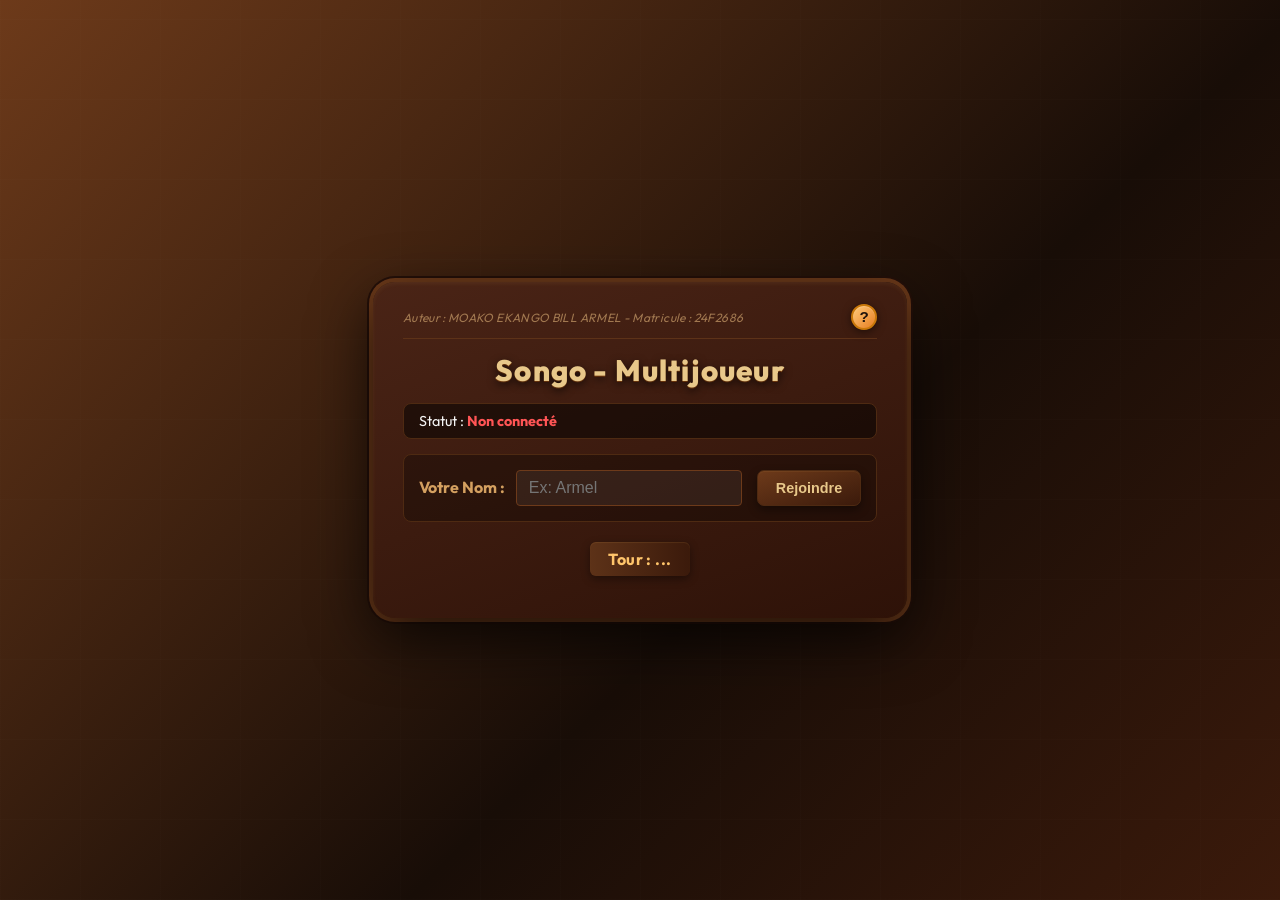
<file: songo_distant/index.html>
<!DOCTYPE html>
<html lang="fr">
<head>
    <meta charset="utf-8">
    <title>Songo Multijoueur</title>
    <meta name="viewport" content="width=device-width, initial-scale=1">
    
    <link rel="preconnect" href="https://fonts.googleapis.com">
    <link rel="preconnect" href="https://fonts.gstatic.com" crossorigin>
    <link href="https://fonts.googleapis.com/css2?family=Outfit:wght@400;700;800;900&display=swap" rel="stylesheet">
    <link rel="stylesheet" href="style.css">
</head>
<body>
    <div id="conteneur-jeu">
        <div class="barre-outils">
            <span class="info-auteur">Auteur : MOAKO EKANGO BILL ARMEL - Matricule : 24F2686</span>
            <button id="bouton-regles" title="Règles">?</button>
        </div>
        
        <h1>Songo - Multijoueur</h1>
        
        <div id="banniere-reseau">
            <span>Statut : <span id="statut-reseau">Non connecté</span></span>
            <span class="statut-joueur" id="statut-joueur-id"></span>
        </div>

        <div id="panneau-connexion">
            <label style="color: #d4a060; font-weight: bold;">Votre Nom :
                <input type="text" id="nom-joueur" placeholder="Ex: Armel" maxlength="15" style="margin-left:8px;">
            </label>
            <button id="bouton-rejoindre">Rejoindre</button>
        </div>

        <div id="zone-alertes" style="display:none;"></div>
        <div id="indicateur-tour">Tour : ...</div>
        
        <div id="plateau" style="display:none; position: relative;">
            
            <div id="overlay-attente">
                <span id="texte-attente">En attente...</span>
                <button id="bouton-pret" style="display:none; margin-top:15px; padding:12px 24px; font-size:1.1rem; background:linear-gradient(135deg, #2b8a3e, #154520); color:white; border:2px solid #5aad60; border-radius:8px; cursor:pointer; font-weight:bold; box-shadow:0 4px 15px rgba(0,0,0,0.5);">Je suis prêt !</button>
                <div class="spinner" id="spinner-attente"></div>
            </div>

            <div class="grenier-conteneur">
                <div class="grenier-label top"><span id="label-nom-j2">Nord</span></div>
                <div class="grenier" id="grenier-gauche">
                    <div class="grenier-stat">
                        <span class="grenier-icone">🏺</span>
                        <span class="grenier-valeur" id="graines-restantes-j2">35</span>
                        <span class="grenier-sous-label">restantes</span>
                    </div>
                    <div class="grenier-separateur"></div>
                    <div class="grenier-stat">
                        <span class="grenier-icone">🏆</span>
                        <span class="grenier-valeur" id="prises-j2">0</span>
                        <span class="grenier-sous-label">prises</span>
                    </div>
                </div>
            </div>

            <div class="zone-cases">
                <div class="rangee nord">
                    <div class="case" id="case-7">5</div>
                    <div class="case" id="case-8">5</div>
                    <div class="case" id="case-9">5</div>
                    <div class="case" id="case-10">5</div>
                    <div class="case" id="case-11">5</div>
                    <div class="case" id="case-12">5</div>
                    <div class="case" id="case-13">5</div>
                </div>
                <div class="rangee sud">
                    <div class="case" id="case-0">5</div>
                    <div class="case" id="case-1">5</div>
                    <div class="case" id="case-2">5</div>
                    <div class="case" id="case-3">5</div>
                    <div class="case" id="case-4">5</div>
                    <div class="case" id="case-5">5</div>
                    <div class="case" id="case-6">5</div>
                </div>
            </div>

            <div class="grenier-conteneur">
                <div class="grenier-label top"><span id="label-nom-j1">Sud</span></div>
                <div class="grenier" id="grenier-droite">
                    <div class="grenier-stat">
                        <span class="grenier-icone">🏺</span>
                        <span class="grenier-valeur" id="graines-restantes-j1">35</span>
                        <span class="grenier-sous-label">restantes</span>
                    </div>
                    <div class="grenier-separateur"></div>
                    <div class="grenier-stat">
                        <span class="grenier-icone">🏆</span>
                        <span class="grenier-valeur" id="prises-j1">0</span>
                        <span class="grenier-sous-label">prises</span>
                    </div>
                </div>
            </div>
        </div>

        <div class="commandes" id="zone-commandes" style="display:none;">
            <button id="bouton-reinitialiser">Rejouer</button>
            <button id="bouton-ajouter-graines">+10 graines (test)</button>
        </div>
    </div>

    <div id="modal-regles">
        <div class="modal-contenu">
            <span class="fermer-modal">&times;</span>
            <h2>Règles du Songo</h2>
            <div class="modal-texte">
                <p><strong>Objectif :</strong> Capturer un maximum de graines. La partie finit si un joueur a 40 graines, si le plateau a moins de 10 graines, ou si on ne peut pas nourrir l'adversaire.</p>
                
                <h3>1. Comment distribuer</h3>
                <p>Sens anti-horaire : dans son camp de droite à gauche, chez l'adversaire de gauche à droite.</p>
                
                <h3>2. Règle des 13+ (Abôm)</h3>
                <p>Quand une case a 13 graines ou plus, on saute la case de départ et le surplus va seulement chez l'adversaire de gauche à droite.</p>
                
                <h3>3. Prises</h3>
                <p>On prend seulement dans le camp adverse. Si la dernière graine amène une case adverse à 2, 3 ou 4 graines, on prend tout. Pareil pour les cases d'avant si elles font pareil (chaîne).</p>
                <p><strong>Case 1 adverse (extrême gauche) :</strong> Pas de prise normale sauf chaîne. Si on s'y arrête après ≥14 graines distribuées, on prend 1 seule graine.</p>
                
                <h3>4. Solidarité</h3>
                <p>Si l'adversaire n'a plus rien, on doit lui envoyer au moins 7 graines. Si c'est pas possible, on envoie le max. Si rien du tout, fin de partie.</p>
                
                <h3>5. Ce qui est interdit</h3>
                <ul>
                    <li><strong>Case 7 :</strong> Interdit de jouer 1 ou 2 graines depuis sa dernière case. Si forcé, l'adversaire les récupère.</li>
                    <li><strong>Vider :</strong> On ne peut pas vider complètement le camp adverse. Prise annulée si ça arrive.</li>
                </ul>
            </div>
        </div>
    </div>

    <script src="app.js"></script>
</body>
</html>
</file>
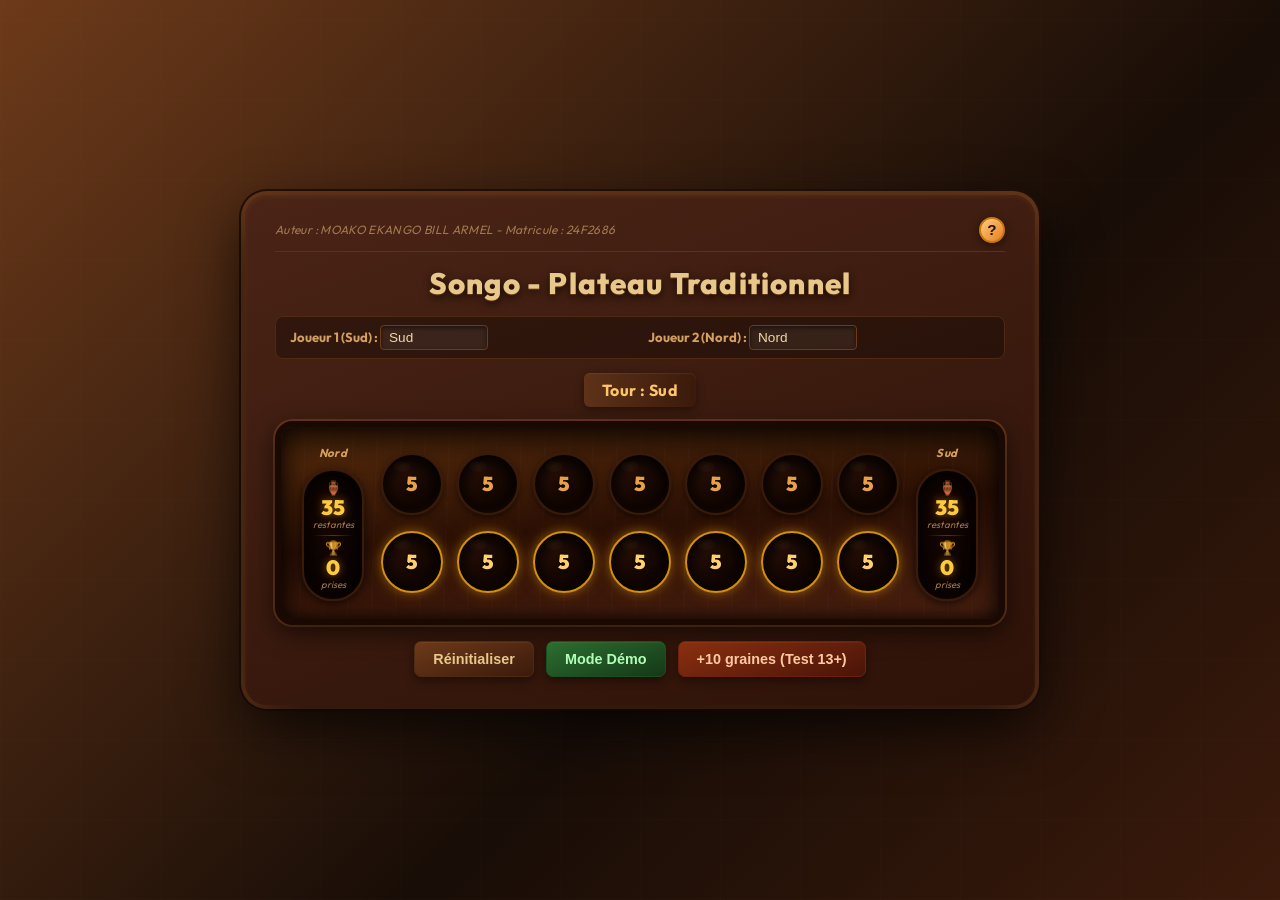
<file: songo_local/index.html>
<!DOCTYPE html>
<html lang="fr">
<head>
    <meta charset="utf-8">
    <title>Songo - Plateau Traditionnel</title>
    <meta name="viewport" content="width=device-width, initial-scale=1">
    
    <link rel="preconnect" href="https://fonts.googleapis.com">
    <link rel="preconnect" href="https://fonts.gstatic.com" crossorigin>
    <link href="https://fonts.googleapis.com/css2?family=Outfit:wght@400;700;800;900&display=swap" rel="stylesheet">
    <link rel="stylesheet" href="style.css">
</head>
<body>
    <div id="conteneur-jeu">
        <div class="barre-outils">
            <span class="info-auteur">Auteur : MOAKO EKANGO BILL ARMEL - Matricule : 24F2686</span>
            <button id="bouton-regles" title="Afficher les règles">?</button>
        </div>
        
        <h1>Songo - Plateau Traditionnel</h1>
        
        <div id="configuration-joueurs">
            <div class="saisie-nom">
                <label>Joueur 1 (Sud) : <input type="text" id="nom-j1" value="Sud" maxlength="15"></label>
            </div>
            <div class="saisie-nom">
                <label>Joueur 2 (Nord) : <input type="text" id="nom-j2" value="Nord" maxlength="15"></label>
            </div>
        </div>

        <div id="zone-alertes" style="display: none;"></div>
        <div id="indicateur-tour">Tour : Joueur 1 (Sud)</div>
        
        <div id="plateau">
            
            <div class="grenier-conteneur">
                <div class="grenier-label top"><span id="label-nom-j2">Nord</span></div>
                <div class="grenier" id="grenier-gauche">
                    <div class="grenier-stat">
                        <span class="grenier-icone">🏺</span>
                        <span class="grenier-valeur" id="graines-restantes-j2">35</span>
                        <span class="grenier-sous-label">restantes</span>
                    </div>
                    <div class="grenier-separateur"></div>
                    <div class="grenier-stat">
                        <span class="grenier-icone">🏆</span>
                        <span class="grenier-valeur" id="prises-j2">0</span>
                        <span class="grenier-sous-label">prises</span>
                    </div>
                </div>
            </div>

            <div class="zone-cases">
                
                <div class="rangee nord">
                    <div class="case" id="case-7">5</div>
                    <div class="case" id="case-8">5</div>
                    <div class="case" id="case-9">5</div>
                    <div class="case" id="case-10">5</div>
                    <div class="case" id="case-11">5</div>
                    <div class="case" id="case-12">5</div>
                    <div class="case" id="case-13">5</div>
                </div>
                
                <div class="rangee sud">
                    <div class="case" id="case-0">5</div>
                    <div class="case" id="case-1">5</div>
                    <div class="case" id="case-2">5</div>
                    <div class="case" id="case-3">5</div>
                    <div class="case" id="case-4">5</div>
                    <div class="case" id="case-5">5</div>
                    <div class="case" id="case-6">5</div>
                </div>
            </div>

            <div class="grenier-conteneur">
                <div class="grenier-label top"><span id="label-nom-j1">Sud</span></div>
                <div class="grenier" id="grenier-droite">
                    <div class="grenier-stat">
                        <span class="grenier-icone">🏺</span>
                        <span class="grenier-valeur" id="graines-restantes-j1">35</span>
                        <span class="grenier-sous-label">restantes</span>
                    </div>
                    <div class="grenier-separateur"></div>
                    <div class="grenier-stat">
                        <span class="grenier-icone">🏆</span>
                        <span class="grenier-valeur" id="prises-j1">0</span>
                        <span class="grenier-sous-label">prises</span>
                    </div>
                </div>
            </div>
        </div>

        <div class="commandes">
            <button id="bouton-reinitialiser">Réinitialiser</button>
            <button id="bouton-demo">Mode Démo</button>
            <button id="bouton-ajouter-graines">+10 graines (Test 13+)</button>
        </div>
    </div>

    <div id="modal-regles">
        <div class="modal-contenu">
            <span class="fermer-modal">&times;</span>
            <h2>Règles du Songo</h2>
            <div class="modal-texte">
                <p><strong>But du jeu :</strong> Capturer un maximum de graines. La partie s'arrête si un joueur atteint 40 graines, si le plateau a moins de 10 graines ou si on ne peut pas nourrir l'adversaire.</p>
                
                <h3>1. Distribution</h3>
                <p>Le jeu se joue dans le sens anti-horaire. Dans votre camp, on sème de droite à gauche. Chez l'adversaire, de gauche à droite.</p>
                
                <h3>2. Règle des 13+ (Abôm)</h3>
                <p>Si la case a 13 graines ou plus, la case de départ reste vide et l'excédent se distribue seulement dans le camp adverse de gauche à droite.</p>
                
                <h3>3. Captures</h3>
                <p>Les prises se font uniquement chez l'adversaire. Si la dernière graine tombe dans une case avec 1, 2 ou 3 graines (2, 3 ou 4 au final), vous les prenez. On capture en chaîne en remontant si la condition est respectée.</p>
                <p><strong>Case 1 (extrême gauche adverse) :</strong> Pas de prise normale sauf en chaîne. Si on s'y arrête après au moins 1 tour, on prend juste 1 graine.</p>
                
                <h3>4. Solidarité</h3>
                <p>Si l'adversaire n'a plus de graines, on doit jouer un coup qui lui donne au moins 7 graines. Si impossible, on donne le max. Si on ne peut rien donner, c'est la fin de partie.</p>
                
                <h3>5. Interdits</h3>
                <ul>
                    <li><strong>Case 7 :</strong> Interdit d'y jouer 1 ou 2 graines depuis sa dernière case. Sauf si forcé, mais l'adversaire gagne ces graines.</li>
                    <li><strong>Famine interdite :</strong> On ne peut pas vider complètement le camp de l'adversaire. La prise est annulée dans ce cas.</li>
                </ul>
            </div>
        </div>
    </div>

    <script src="app.js"></script>
</body>
</html>
</file>
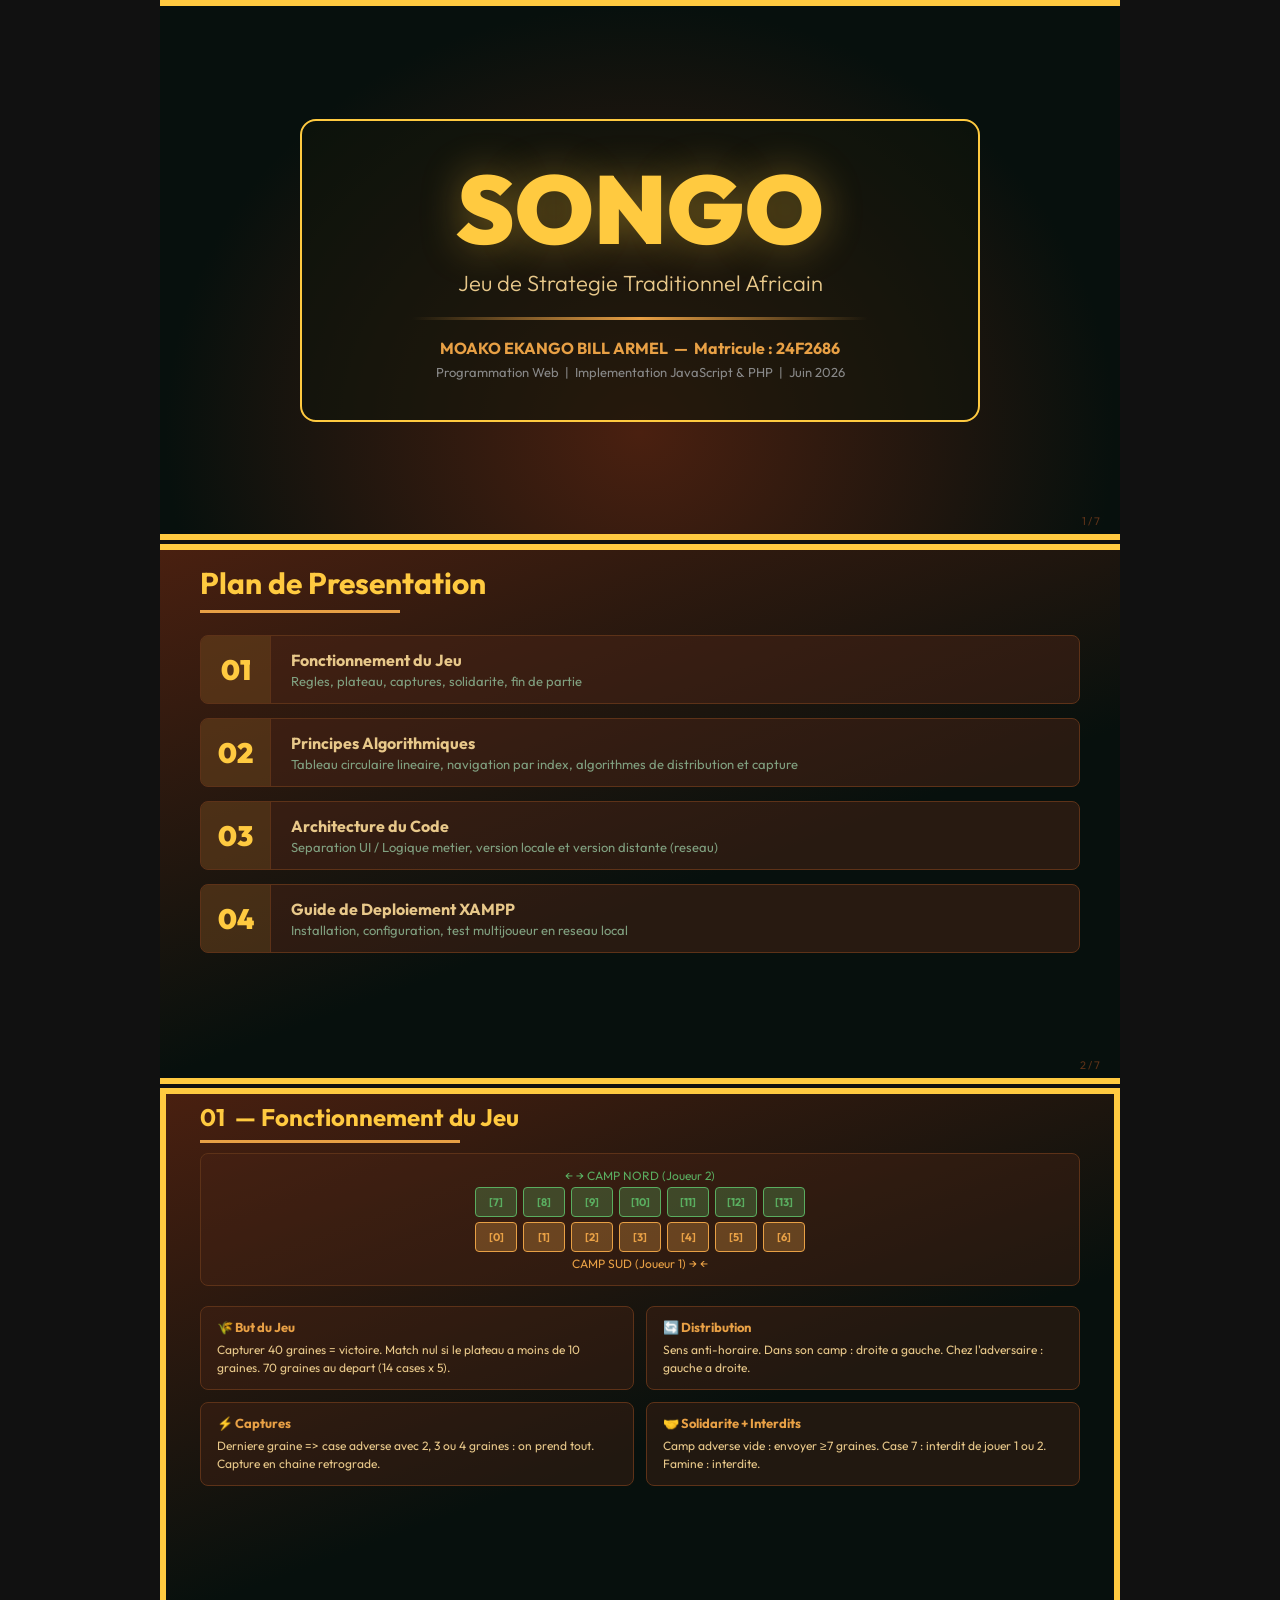
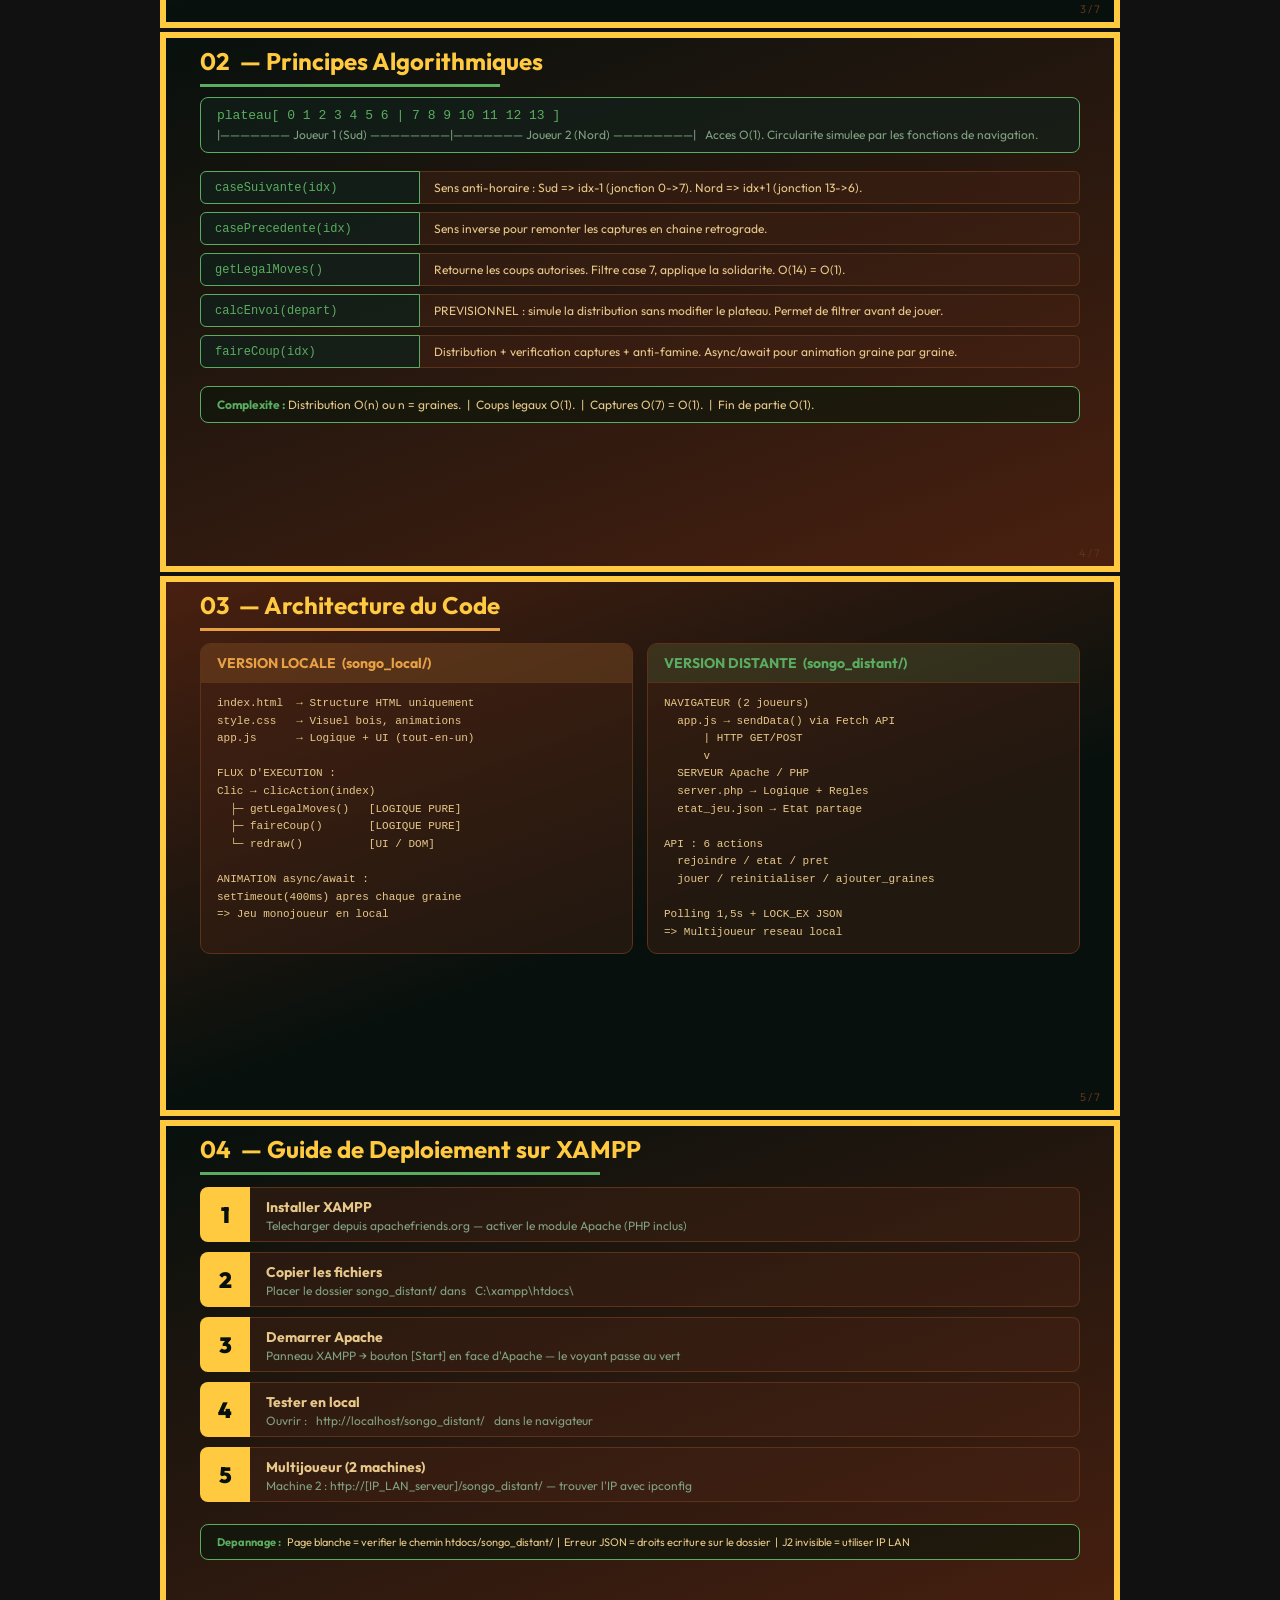
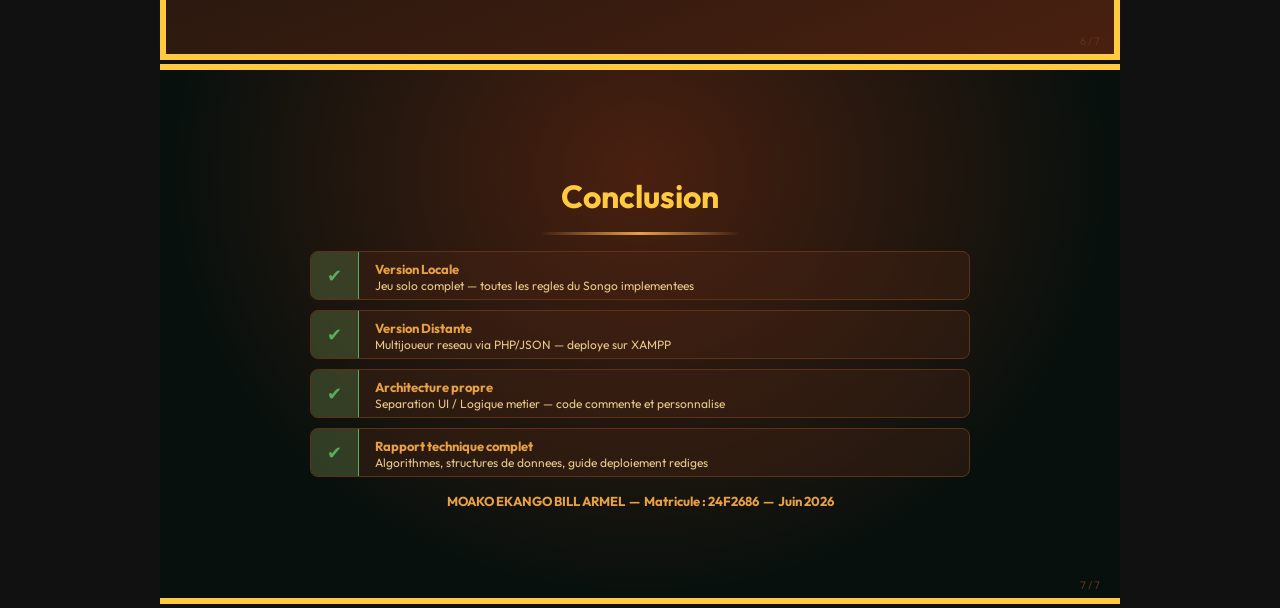
<file: Songo_Presentation.html>
<!DOCTYPE html>
<html lang="fr">
<head>
<meta charset="utf-8">
<title>Songo - Presentation</title>
<style>
@import url('https://fonts.googleapis.com/css2?family=Outfit:wght@300;400;700;900&display=swap');

* { margin: 0; padding: 0; box-sizing: border-box; }

body {
    font-family: 'Outfit', sans-serif;
    background: #111;
    color: #f5f5f5;
}

.slide {
    width: 960px;
    height: 540px;
    background: #07100d;
    position: relative;
    overflow: hidden;
    page-break-after: always;
    break-after: page;
    margin: 0 auto 4px auto;
    display: flex;
    flex-direction: column;
}

/* Bandes decoratives */
.top-bar { position: absolute; top: 0; left: 0; right: 0; height: 6px; background: #ffca40; }
.bot-bar { position: absolute; bottom: 0; left: 0; right: 0; height: 6px; background: #ffca40; }
.left-bar { position: absolute; top: 0; left: 0; width: 6px; bottom: 0; background: #ffca40; }
.right-bar { position: absolute; top: 0; right: 0; width: 6px; bottom: 0; background: #ffca40; }

.slide-num {
    position: absolute;
    bottom: 12px;
    right: 20px;
    font-size: 11px;
    color: #5d3218;
}

/* ====== SLIDE 1 : TITRE ====== */
.s1 { background: radial-gradient(ellipse at 50% 80%, #4a2010 0%, #07100d 70%); justify-content: center; align-items: center; }

.s1 .card {
    border: 2px solid #ffca40;
    border-radius: 16px;
    width: 680px;
    padding: 40px 50px;
    text-align: center;
    background: rgba(15, 20, 10, 0.6);
}

.s1 .game-title {
    font-size: 96px;
    font-weight: 900;
    color: #ffca40;
    text-shadow: 0 0 40px rgba(255,200,60,0.4);
    line-height: 1;
}

.s1 .subtitle {
    font-size: 22px;
    color: #e8c88a;
    margin: 12px 0 20px 0;
    font-weight: 300;
}

.s1 .divider { height: 3px; background: linear-gradient(90deg, transparent, #e8a045, transparent); margin: 0 60px; }

.s1 .author {
    font-size: 16px;
    color: #e8a045;
    font-weight: 700;
    margin-top: 18px;
}
.s1 .module { font-size: 13px; color: #888; margin-top: 6px; }

/* ====== SLIDE 2 : PLAN ====== */
.s2 { background: linear-gradient(160deg, #4a2010 0%, #07100d 60%); }
.slide-header { padding: 20px 40px 0 40px; }
.slide-header h2 { font-size: 30px; color: #ffca40; font-weight: 700; }
.slide-header .underline { height: 3px; width: 200px; background: #e8a045; margin-top: 8px; }

.plan-items { padding: 22px 40px; display: flex; flex-direction: column; gap: 14px; }
.plan-item {
    display: flex;
    align-items: center;
    background: rgba(74, 36, 22, 0.5);
    border: 1px solid #5d3218;
    border-radius: 8px;
    overflow: hidden;
}
.plan-num {
    background: rgba(255, 202, 64, 0.1);
    border-right: 1px solid #5d3218;
    width: 70px;
    min-width: 70px;
    padding: 16px 0;
    text-align: center;
    font-size: 28px;
    font-weight: 900;
    color: #ffca40;
}
.plan-text { padding: 10px 20px; }
.plan-text strong { color: #e8c88a; font-size: 16px; display: block; }
.plan-text span { color: #80a080; font-size: 13px; }

/* ====== SLIDE 3 : FONCTIONNEMENT ====== */
.s3 { background: linear-gradient(160deg, #4a2010 0%, #07100d 60%); }

.plateau-schema {
    margin: 10px 40px;
    background: rgba(74, 36, 22, 0.4);
    border: 1px solid #5d3218;
    border-radius: 8px;
    padding: 10px;
    text-align: center;
}
.board-row { display: flex; justify-content: center; gap: 6px; }
.board-case {
    width: 42px; height: 30px;
    border-radius: 4px;
    display: flex; align-items: center; justify-content: center;
    font-size: 11px; font-weight: 700;
}
.nord { background: rgba(90, 173, 96, 0.3); border: 1px solid #5aad60; color: #5aad60; }
.sud { background: rgba(232, 160, 69, 0.3); border: 1px solid #e8a045; color: #e8a045; }
.board-label { font-size: 12px; color: #888; margin: 4px 0; }

.rules-grid { display: grid; grid-template-columns: 1fr 1fr; gap: 12px; padding: 10px 40px; }
.rule-card {
    background: rgba(74, 36, 22, 0.4);
    border: 1px solid #5d3218;
    border-radius: 8px;
    padding: 12px 16px;
}
.rule-card h4 { color: #e8a045; font-size: 13px; margin-bottom: 6px; }
.rule-card p { color: #e8c88a; font-size: 12px; line-height: 1.5; }

/* ====== SLIDE 4 : ALGORITHMES ====== */
.s4 { background: linear-gradient(160deg, #07100d 0%, #4a2010 100%); }

.struct-box {
    margin: 10px 40px;
    background: rgba(18, 32, 26, 0.7);
    border: 1px solid #5aad60;
    border-radius: 8px;
    padding: 10px 16px;
}
.struct-box .code { font-family: monospace; font-size: 13px; color: #5aad60; }
.struct-box .legend { font-size: 12px; color: #80a080; margin-top: 4px; }

.algo-list { padding: 8px 40px; display: flex; flex-direction: column; gap: 8px; }
.algo-item { display: flex; gap: 0; }
.algo-name {
    background: rgba(18, 32, 26, 0.8);
    border: 1px solid #5aad60;
    border-radius: 6px 0 0 6px;
    padding: 8px 14px;
    font-family: monospace;
    font-size: 12px;
    color: #5aad60;
    min-width: 220px;
    display: flex; align-items: center;
}
.algo-desc {
    background: rgba(74, 36, 22, 0.4);
    border: 1px solid #5d3218;
    border-left: none;
    border-radius: 0 6px 6px 0;
    padding: 8px 14px;
    font-size: 12px;
    color: #e8c88a;
    flex: 1;
    display: flex; align-items: center;
}

.complexity-box {
    margin: 10px 40px;
    padding: 10px 16px;
    background: rgba(10, 22, 10, 0.6);
    border: 1px solid #5aad60;
    border-radius: 8px;
    font-size: 12px;
    color: #e8c88a;
}
.complexity-box span { color: #5aad60; font-weight: 700; }

/* ====== SLIDE 5 : ARCHITECTURE ====== */
.s5 { background: linear-gradient(160deg, #4a2010 0%, #07100d 60%); }

.arch-grid { display: grid; grid-template-columns: 1fr 1fr; gap: 14px; padding: 12px 40px 0 40px; }
.arch-card {
    background: rgba(74, 36, 22, 0.4);
    border: 1px solid #5d3218;
    border-radius: 10px;
    overflow: hidden;
}
.arch-card-head {
    padding: 10px 16px;
    font-size: 14px;
    font-weight: 700;
    border-bottom: 1px solid #5d3218;
}
.head-local { background: rgba(232, 160, 69, 0.15); color: #e8a045; }
.head-dist { background: rgba(90, 173, 96, 0.15); color: #5aad60; }
.arch-body { padding: 12px 16px; }
.arch-body pre {
    font-family: monospace;
    font-size: 11px;
    color: #e8c88a;
    line-height: 1.6;
    white-space: pre-wrap;
}

/* ====== SLIDE 6 : DEPLOIEMENT ====== */
.s6 { background: linear-gradient(160deg, #07100d 0%, #4a2010 100%); }

.steps { padding: 12px 40px; display: flex; flex-direction: column; gap: 10px; }
.step { display: flex; gap: 0; align-items: stretch; }
.step-num {
    background: #ffca40;
    color: #07100d;
    width: 50px; min-width: 50px;
    display: flex; align-items: center; justify-content: center;
    font-size: 22px; font-weight: 900;
    border-radius: 8px 0 0 8px;
}
.step-body {
    background: rgba(74, 36, 22, 0.4);
    border: 1px solid #5d3218;
    border-left: none;
    border-radius: 0 8px 8px 0;
    padding: 8px 16px;
    flex: 1;
}
.step-body strong { color: #e8c88a; font-size: 14px; }
.step-body span { display: block; color: #80a080; font-size: 12px; margin-top: 2px; }

.debug-box {
    margin: 10px 40px;
    padding: 10px 16px;
    background: rgba(10, 22, 10, 0.6);
    border: 1px solid #5aad60;
    border-radius: 8px;
    font-size: 11px;
    color: #e8c88a;
}
.debug-box b { color: #5aad60; }

/* ====== SLIDE 7 : CONCLUSION ====== */
.s7 { background: radial-gradient(ellipse at 50% 20%, #4a2010 0%, #07100d 70%); justify-content: center; }

.conclu-title { text-align: center; padding: 16px; font-size: 32px; font-weight: 700; color: #ffca40; }
.conclu-divider { height: 3px; width: 200px; background: linear-gradient(90deg, transparent, #e8a045, transparent); margin: 0 auto 16px auto; }

.conclu-grid { display: flex; flex-direction: column; gap: 10px; padding: 0 150px; }
.conclu-item {
    display: flex;
    align-items: center;
    background: rgba(74, 36, 22, 0.4);
    border: 1px solid #5d3218;
    border-radius: 8px;
    overflow: hidden;
}
.conclu-icon {
    background: rgba(90, 173, 96, 0.25);
    border-right: 1px solid #5aad60;
    min-width: 48px;
    padding: 12px 0;
    text-align: center;
    font-size: 18px;
    color: #5aad60;
}
.conclu-text { padding: 6px 16px; }
.conclu-text strong { color: #e8a045; font-size: 13px; }
.conclu-text span { display: block; color: #e8c88a; font-size: 12px; }

.conclu-footer { text-align: center; padding-top: 16px; font-size: 13px; color: #e8a045; font-weight: 700; }

@media print {
    body { background: white; }
    .slide { margin: 0; page-break-after: always; break-after: page; box-shadow: none; }
}
</style>
</head>
<body>

<!-- SLIDE 1 : TITRE -->
<div class="slide s1">
    <div class="top-bar"></div>
    <div class="card">
        <div class="game-title">SONGO</div>
        <div class="subtitle">Jeu de Strategie Traditionnel Africain</div>
        <div class="divider"></div>
        <div class="author">MOAKO EKANGO BILL ARMEL &nbsp;—&nbsp; Matricule : 24F2686</div>
        <div class="module">Programmation Web &nbsp;|&nbsp; Implementation JavaScript &amp; PHP &nbsp;|&nbsp; Juin 2026</div>
    </div>
    <div class="bot-bar"></div>
    <div class="slide-num">1 / 7</div>
</div>

<!-- SLIDE 2 : PLAN -->
<div class="slide s2">
    <div class="top-bar"></div>
    <div class="slide-header">
        <h2>Plan de Presentation</h2>
        <div class="underline"></div>
    </div>
    <div class="plan-items">
        <div class="plan-item">
            <div class="plan-num">01</div>
            <div class="plan-text">
                <strong>Fonctionnement du Jeu</strong>
                <span>Regles, plateau, captures, solidarite, fin de partie</span>
            </div>
        </div>
        <div class="plan-item">
            <div class="plan-num">02</div>
            <div class="plan-text">
                <strong>Principes Algorithmiques</strong>
                <span>Tableau circulaire lineaire, navigation par index, algorithmes de distribution et capture</span>
            </div>
        </div>
        <div class="plan-item">
            <div class="plan-num">03</div>
            <div class="plan-text">
                <strong>Architecture du Code</strong>
                <span>Separation UI / Logique metier, version locale et version distante (reseau)</span>
            </div>
        </div>
        <div class="plan-item">
            <div class="plan-num">04</div>
            <div class="plan-text">
                <strong>Guide de Deploiement XAMPP</strong>
                <span>Installation, configuration, test multijoueur en reseau local</span>
            </div>
        </div>
    </div>
    <div class="bot-bar"></div>
    <div class="slide-num">2 / 7</div>
</div>

<!-- SLIDE 3 : FONCTIONNEMENT -->
<div class="slide s3">
    <div class="top-bar"></div>
    <div class="left-bar"></div>
    <div class="slide-header" style="padding-top:14px;">
        <h2 style="font-size:24px;">01 &nbsp;— Fonctionnement du Jeu</h2>
        <div class="underline" style="width:260px;"></div>
    </div>

    <div class="plateau-schema">
        <div class="board-label" style="color:#5aad60;">← → CAMP NORD (Joueur 2)</div>
        <div class="board-row">
            <div class="board-case nord">[7]</div>
            <div class="board-case nord">[8]</div>
            <div class="board-case nord">[9]</div>
            <div class="board-case nord">[10]</div>
            <div class="board-case nord">[11]</div>
            <div class="board-case nord">[12]</div>
            <div class="board-case nord">[13]</div>
        </div>
        <div class="board-row" style="margin-top:5px;">
            <div class="board-case sud">[0]</div>
            <div class="board-case sud">[1]</div>
            <div class="board-case sud">[2]</div>
            <div class="board-case sud">[3]</div>
            <div class="board-case sud">[4]</div>
            <div class="board-case sud">[5]</div>
            <div class="board-case sud">[6]</div>
        </div>
        <div class="board-label" style="color:#e8a045;">CAMP SUD (Joueur 1) → ←</div>
    </div>

    <div class="rules-grid">
        <div class="rule-card">
            <h4>🌾 But du Jeu</h4>
            <p>Capturer 40 graines = victoire. Match nul si le plateau a moins de 10 graines. 70 graines au depart (14 cases x 5).</p>
        </div>
        <div class="rule-card">
            <h4>🔄 Distribution</h4>
            <p>Sens anti-horaire. Dans son camp : droite a gauche. Chez l'adversaire : gauche a droite.</p>
        </div>
        <div class="rule-card">
            <h4>⚡ Captures</h4>
            <p>Derniere graine => case adverse avec 2, 3 ou 4 graines : on prend tout. Capture en chaine retrograde.</p>
        </div>
        <div class="rule-card">
            <h4>🤝 Solidarite + Interdits</h4>
            <p>Camp adverse vide : envoyer &ge;7 graines. Case 7 : interdit de jouer 1 ou 2. Famine : interdite.</p>
        </div>
    </div>

    <div class="right-bar"></div>
    <div class="bot-bar"></div>
    <div class="slide-num">3 / 7</div>
</div>

<!-- SLIDE 4 : ALGORITHMES -->
<div class="slide s4">
    <div class="top-bar"></div>
    <div class="left-bar"></div>
    <div class="slide-header" style="padding-top:14px;">
        <h2 style="font-size:24px;">02 &nbsp;— Principes Algorithmiques</h2>
        <div class="underline" style="width:300px; background:#5aad60;"></div>
    </div>

    <div class="struct-box">
        <div class="code">plateau[  0  1  2  3  4  5  6  |  7  8  9  10  11  12  13  ]</div>
        <div class="legend">|——————— Joueur 1 (Sud) ————————|——————— Joueur 2 (Nord) ————————|  &nbsp; Acces O(1). Circularite simulee par les fonctions de navigation.</div>
    </div>

    <div class="algo-list">
        <div class="algo-item">
            <div class="algo-name">caseSuivante(idx)</div>
            <div class="algo-desc">Sens anti-horaire : Sud => idx-1 (jonction 0->7). Nord => idx+1 (jonction 13->6).</div>
        </div>
        <div class="algo-item">
            <div class="algo-name">casePrecedente(idx)</div>
            <div class="algo-desc">Sens inverse pour remonter les captures en chaine retrograde.</div>
        </div>
        <div class="algo-item">
            <div class="algo-name">getLegalMoves()</div>
            <div class="algo-desc">Retourne les coups autorises. Filtre case 7, applique la solidarite. O(14) = O(1).</div>
        </div>
        <div class="algo-item">
            <div class="algo-name">calcEnvoi(depart)</div>
            <div class="algo-desc">PREVISIONNEL : simule la distribution sans modifier le plateau. Permet de filtrer avant de jouer.</div>
        </div>
        <div class="algo-item">
            <div class="algo-name">faireCoup(idx)</div>
            <div class="algo-desc">Distribution + verification captures + anti-famine. Async/await pour animation graine par graine.</div>
        </div>
    </div>

    <div class="complexity-box">
        <span>Complexite :</span> Distribution O(n) ou n = graines. &nbsp;|&nbsp; Coups legaux O(1). &nbsp;|&nbsp; Captures O(7) = O(1). &nbsp;|&nbsp; Fin de partie O(1).
    </div>

    <div class="right-bar"></div>
    <div class="bot-bar"></div>
    <div class="slide-num">4 / 7</div>
</div>

<!-- SLIDE 5 : ARCHITECTURE -->
<div class="slide s5">
    <div class="top-bar"></div>
    <div class="left-bar"></div>
    <div class="slide-header" style="padding-top:14px;">
        <h2 style="font-size:24px;">03 &nbsp;— Architecture du Code</h2>
        <div class="underline" style="width:300px;"></div>
    </div>

    <div class="arch-grid">
        <div class="arch-card">
            <div class="arch-card-head head-local">VERSION LOCALE &nbsp;(songo_local/)</div>
            <div class="arch-body">
<pre>index.html  → Structure HTML uniquement
style.css   → Visuel bois, animations
app.js      → Logique + UI (tout-en-un)

FLUX D'EXECUTION :
Clic → clicAction(index)
  ├─ getLegalMoves()   [LOGIQUE PURE]
  ├─ faireCoup()       [LOGIQUE PURE]
  └─ redraw()          [UI / DOM]

ANIMATION async/await :
setTimeout(400ms) apres chaque graine
=> Jeu monojoueur en local</pre>
            </div>
        </div>
        <div class="arch-card">
            <div class="arch-card-head head-dist">VERSION DISTANTE &nbsp;(songo_distant/)</div>
            <div class="arch-body">
<pre>NAVIGATEUR (2 joueurs)
  app.js → sendData() via Fetch API
      | HTTP GET/POST
      v
  SERVEUR Apache / PHP
  server.php → Logique + Regles
  etat_jeu.json → Etat partage

API : 6 actions
  rejoindre / etat / pret
  jouer / reinitialiser / ajouter_graines

Polling 1,5s + LOCK_EX JSON
=> Multijoueur reseau local</pre>
            </div>
        </div>
    </div>

    <div class="right-bar"></div>
    <div class="bot-bar"></div>
    <div class="slide-num">5 / 7</div>
</div>

<!-- SLIDE 6 : DEPLOIEMENT -->
<div class="slide s6">
    <div class="top-bar"></div>
    <div class="left-bar"></div>
    <div class="slide-header" style="padding-top:14px;">
        <h2 style="font-size:24px;">04 &nbsp;— Guide de Deploiement sur XAMPP</h2>
        <div class="underline" style="width:400px; background:#5aad60;"></div>
    </div>

    <div class="steps">
        <div class="step">
            <div class="step-num">1</div>
            <div class="step-body">
                <strong>Installer XAMPP</strong>
                <span>Telecharger depuis apachefriends.org — activer le module Apache (PHP inclus)</span>
            </div>
        </div>
        <div class="step">
            <div class="step-num">2</div>
            <div class="step-body">
                <strong>Copier les fichiers</strong>
                <span>Placer le dossier songo_distant/ dans &nbsp; C:\xampp\htdocs\</span>
            </div>
        </div>
        <div class="step">
            <div class="step-num">3</div>
            <div class="step-body">
                <strong>Demarrer Apache</strong>
                <span>Panneau XAMPP → bouton [Start] en face d'Apache — le voyant passe au vert</span>
            </div>
        </div>
        <div class="step">
            <div class="step-num">4</div>
            <div class="step-body">
                <strong>Tester en local</strong>
                <span>Ouvrir : &nbsp; http://localhost/songo_distant/ &nbsp; dans le navigateur</span>
            </div>
        </div>
        <div class="step">
            <div class="step-num">5</div>
            <div class="step-body">
                <strong>Multijoueur (2 machines)</strong>
                <span>Machine 2 : http://[IP_LAN_serveur]/songo_distant/ — trouver l'IP avec ipconfig</span>
            </div>
        </div>
    </div>

    <div class="debug-box">
        <b>Depannage :</b> &nbsp; Page blanche = verifier le chemin htdocs/songo_distant/ &nbsp;|&nbsp; Erreur JSON = droits ecriture sur le dossier &nbsp;|&nbsp; J2 invisible = utiliser IP LAN
    </div>

    <div class="right-bar"></div>
    <div class="bot-bar"></div>
    <div class="slide-num">6 / 7</div>
</div>

<!-- SLIDE 7 : CONCLUSION -->
<div class="slide s7">
    <div class="top-bar"></div>
    <div class="conclu-title">Conclusion</div>
    <div class="conclu-divider"></div>

    <div class="conclu-grid">
        <div class="conclu-item">
            <div class="conclu-icon">✔</div>
            <div class="conclu-text">
                <strong>Version Locale</strong>
                <span>Jeu solo complet — toutes les regles du Songo implementees</span>
            </div>
        </div>
        <div class="conclu-item">
            <div class="conclu-icon">✔</div>
            <div class="conclu-text">
                <strong>Version Distante</strong>
                <span>Multijoueur reseau via PHP/JSON — deploye sur XAMPP</span>
            </div>
        </div>
        <div class="conclu-item">
            <div class="conclu-icon">✔</div>
            <div class="conclu-text">
                <strong>Architecture propre</strong>
                <span>Separation UI / Logique metier — code commente et personnalise</span>
            </div>
        </div>
        <div class="conclu-item">
            <div class="conclu-icon">✔</div>
            <div class="conclu-text">
                <strong>Rapport technique complet</strong>
                <span>Algorithmes, structures de donnees, guide deploiement rediges</span>
            </div>
        </div>
    </div>

    <div class="conclu-footer">MOAKO EKANGO BILL ARMEL &nbsp;—&nbsp; Matricule : 24F2686 &nbsp;—&nbsp; Juin 2026</div>

    <div class="bot-bar"></div>
    <div class="slide-num">7 / 7</div>
</div>

</body>
</html>
</file>
<file: songo_distant/style.css>
/* Auteur : MOAKO EKANGO BILL ARMEL - Matricule : 24F2686 */

html, body {
    margin: 0;
    padding: 0;
    width: 100%;
    min-height: 100vh;
    background-color: #180d07;
    background-image:
        repeating-linear-gradient(90deg, rgba(255,255,255,0.015) 0px, transparent 1px, transparent 80px),
        repeating-linear-gradient(0deg, rgba(255,255,255,0.015) 0px, transparent 1px, transparent 80px),
        linear-gradient(135deg, #6d3a1a 0%, #180d07 60%, #3b1a0b 100%);
    color: #f5f5f5;
    display: flex;
    justify-content: center;
    align-items: center;
    font-family: 'Outfit', 'Segoe UI', Tahoma, Geneva, Verdana, sans-serif;
}

#conteneur-jeu {
    text-align: center;
    background: linear-gradient(160deg, #4a2416 0%, #2e1208 100%);
    padding: 22px 30px 28px 30px;
    border-radius: 22px;
    box-shadow:
        0 20px 60px rgba(0, 0, 0, 0.75),
        0 0 0 4px #6d3a1a,
        0 0 0 6px #251009,
        inset 0 2px 4px rgba(255, 200, 100, 0.07);
    margin: 20px auto;
    box-sizing: border-box;
    width: fit-content;
}

/* --- Barre outils --- */
.barre-outils {
    display: flex;
    justify-content: space-between;
    align-items: center;
    margin-bottom: 12px;
    border-bottom: 1px solid #5d3218;
    padding-bottom: 8px;
}

.info-auteur {
    font-size: 0.75rem;
    color: #a17850;
    font-style: italic;
    letter-spacing: 0.03em;
}

#bouton-regles {
    width: 26px;
    height: 26px;
    border-radius: 50%;
    background: linear-gradient(135deg, #ffca7a, #e67e22);
    color: #1e130c;
    border: 2px solid #c8780a;
    font-weight: 900;
    font-size: 0.95rem;
    cursor: pointer;
    box-shadow: 0 2px 8px rgba(0,0,0,0.5), inset 0 1px 1px rgba(255,255,255,0.2);
    display: flex;
    justify-content: center;
    align-items: center;
    padding: 0;
    transition: all 0.2s;
    line-height: 1;
}

#bouton-regles:hover {
    transform: scale(1.12);
    background: linear-gradient(135deg, #ffe09a, #f39c12);
}

/* --- Titre --- */
h1 {
    margin: 6px 0 14px 0;
    font-size: 1.85rem;
    color: #e8c88a;
    text-shadow: 0 3px 8px rgba(0,0,0,0.7), 0 1px 0 #8b4510;
    font-weight: 800;
    letter-spacing: 0.04em;
}

/* --- Config joueurs --- */
#configuration-joueurs {
    display: flex;
    justify-content: space-between;
    gap: 16px;
    margin-bottom: 14px;
    background: rgba(0,0,0,0.3);
    padding: 8px 14px;
    border-radius: 8px;
    border: 1px solid #4e2a12;
}

.saisie-nom {
    display: flex;
    align-items: center;
    gap: 8px;
    flex: 1;
}

.saisie-nom label {
    font-size: 0.82rem;
    font-weight: 700;
    color: #d4a060;
    white-space: nowrap;
}

.saisie-nom input {
    background: rgba(255,255,255,0.06);
    border: 1px solid #6d3a1a;
    color: #f0d9a0;
    padding: 4px 8px;
    border-radius: 4px;
    font-size: 0.85rem;
    width: 90px;
    outline: none;
    box-shadow: inset 0 2px 4px rgba(0,0,0,0.5);
    transition: border-color 0.2s;
}

.saisie-nom input:focus {
    border-color: #d4a060;
}

/* --- Zone alertes --- */
#zone-alertes {
    min-height: 38px;
    margin-bottom: 12px;
    padding: 7px 14px;
    font-weight: bold;
    color: #ffc56b;
    background: rgba(200, 60, 0, 0.2);
    border: 1px solid #c0440a;
    border-radius: 6px;
    display: none;
    align-items: center;
    justify-content: center;
    font-size: 0.88rem;
    line-height: 1.4;
}

/* --- Indicateur de tour --- */
#indicateur-tour {
    font-size: 1rem;
    font-weight: 700;
    margin-bottom: 14px;
    padding: 7px 18px;
    background: linear-gradient(90deg, #5d3218, #3b1a0b);
    border-radius: 6px;
    color: #ffc56b;
    display: inline-block;
    box-shadow: 0 3px 8px rgba(0,0,0,0.4), inset 0 1px 1px rgba(255,200,100,0.1);
    letter-spacing: 0.03em;
}

/* =============================================
   PLATEAU : row avec greniers de chaque côté
   ============================================= */
#plateau {
    display: flex;
    flex-direction: row;
    align-items: stretch;
    gap: 14px;
    margin: 0 auto 16px auto;
    padding: 18px;
    background:
        repeating-linear-gradient(
            92deg,
            rgba(255,255,255,0.018) 0px, transparent 2px, transparent 24px
        ),
        linear-gradient(175deg, #5a2d0c 0%, #2a0f04 50%, #4a2010 100%);
    border: 6px solid #1a0903;
    border-radius: 18px;
    box-shadow:
        inset 0 12px 30px rgba(0,0,0,0.85),
        inset 0 -4px 12px rgba(0,0,0,0.5),
        0 8px 24px rgba(0,0,0,0.6),
        0 0 0 2px #6d3a1a;
    width: fit-content;
}

/* --- Zone centrale avec les 14 cases --- */
.zone-cases {
    display: flex;
    flex-direction: column;
    gap: 16px;
    justify-content: center;
}

.rangee {
    display: flex;
    gap: 14px;
    justify-content: center;
}

/* --- Cases individuelles (trous sculptés dans le bois) --- */
.case {
    width: 58px;
    height: 58px;
    background:
        radial-gradient(circle at 35% 30%, #2a1008 0%, #0f0400 65%, #1c0802 100%);
    border: 2.5px solid #3a1a08;
    border-radius: 50%;
    display: flex;
    justify-content: center;
    align-items: center;
    font-size: 1.25rem;
    font-weight: 900;
    color: #e8a045;
    text-shadow: 0 1px 6px rgba(0,0,0,1);
    cursor: pointer;
    user-select: none;
    box-shadow:
        inset 0 6px 18px rgba(0,0,0,0.95),
        inset 0 -2px 4px rgba(255,200,80,0.04),
        0 2px 6px rgba(0,0,0,0.6),
        0 0 0 1px rgba(255,255,255,0.03);
    transition: all 0.2s ease-in-out;
    position: relative;
}

/* Reflet subtil en haut à gauche pour simuler la profondeur */
.case::before {
    content: '';
    position: absolute;
    top: 10%;
    left: 18%;
    width: 30%;
    height: 20%;
    background: radial-gradient(ellipse, rgba(255,200,80,0.06) 0%, transparent 100%);
    border-radius: 50%;
    pointer-events: none;
}

.case:hover {
    border-color: #7a4420;
}

.case.rangee-active {
    border-color: #d4900a;
    box-shadow:
        inset 0 6px 18px rgba(0,0,0,0.95),
        0 0 10px rgba(210, 140, 20, 0.45),
        0 0 20px rgba(210, 140, 20, 0.2);
    color: #ffd070;
}

.case.rangee-active:hover {
    transform: scale(1.06);
    box-shadow:
        inset 0 6px 18px rgba(0,0,0,0.95),
        0 0 16px rgba(210, 140, 20, 0.6),
        0 0 30px rgba(210, 140, 20, 0.25);
}

.case.mise-en-valeur {
    background: radial-gradient(circle at 35% 30%, #c06000 0%, #8b3a00 100%);
    border-color: #ffca40;
    color: #ffffff;
    box-shadow: 0 0 18px rgba(230, 130, 0, 0.8), inset 0 2px 6px rgba(0,0,0,0.5);
    transform: scale(1.06);
}

.case.en-cours-distribution {
    background: radial-gradient(circle at 35% 30%, #1a5c20 0%, #0a2e10 100%);
    border-color: #5aad60;
    color: #b0ffb5;
    box-shadow: 0 0 16px rgba(50, 180, 70, 0.75), inset 0 2px 6px rgba(0,0,0,0.5);
    transform: scale(1.04);
}

/* --- Greniers latéraux (trous de stockage des stats) --- */
.grenier-conteneur {
    display: flex;
    flex-direction: column;
    align-items: center;
    justify-content: center;
    gap: 6px;
    min-width: 68px;
}

.grenier-label {
    font-size: 0.72rem;
    color: #a17850;
    text-align: center;
    line-height: 1.4;
    font-style: italic;
    font-weight: 700;
    color: #d4a060;
    letter-spacing: 0.03em;
}

.grenier-label.top {
    margin-bottom: 2px;
}

.grenier {
    width: 62px;
    /* Hauteur adaptée : 2 cases (58px) + gap (16px) = 132px */
    height: 132px;
    background:
        radial-gradient(ellipse at 40% 15%, #1c0802 0%, #0a0200 80%);
    border: 2.5px solid #3a1a08;
    border-radius: 30px;
    display: flex;
    flex-direction: column;
    justify-content: space-around;
    align-items: center;
    padding: 8px 4px;
    box-shadow:
        inset 0 10px 30px rgba(0,0,0,0.98),
        inset 0 -2px 6px rgba(255,200,80,0.03),
        0 2px 8px rgba(0,0,0,0.7),
        0 0 0 1px rgba(255,255,255,0.02);
    box-sizing: border-box;
}

.grenier-stat {
    display: flex;
    flex-direction: column;
    align-items: center;
    gap: 1px;
    line-height: 1.1;
}

.grenier-icone {
    font-size: 0.85rem;
    opacity: 0.8;
}

.grenier-valeur {
    font-size: 1.3rem;
    font-weight: 900;
    color: #ffca40;
    text-shadow: 0 0 8px rgba(255, 180, 0, 0.5);
    line-height: 1;
}

.grenier-sous-label {
    font-size: 0.6rem;
    color: #a17850;
    font-style: italic;
    white-space: nowrap;
}

.grenier-separateur {
    width: 40px;
    height: 1px;
    background: linear-gradient(90deg, transparent, #5d3218, transparent);
    margin: 2px 0;
}

/* --- Commandes --- */
.commandes {
    display: flex;
    justify-content: center;
    gap: 12px;
    flex-wrap: wrap;
    margin-top: 4px;
}

button {
    padding: 9px 18px;
    font-size: 0.9rem;
    font-weight: 700;
    cursor: pointer;
    border-radius: 7px;
    border: 1px solid #4e2a12;
    background: linear-gradient(160deg, #6d3a1a, #3b1a0b);
    color: #e8c88a;
    box-shadow: 0 4px 10px rgba(0,0,0,0.4), inset 0 1px 1px rgba(255,200,100,0.08);
    transition: all 0.18s;
    outline: none;
}

button:hover {
    background: linear-gradient(160deg, #7a4220, #4a2010);
    box-shadow: 0 6px 14px rgba(0,0,0,0.5);
}

button:active {
    transform: scale(0.97);
}

#bouton-demo {
    background: linear-gradient(160deg, #2d6e30, #153818);
    border-color: #1b5020;
    color: #b0ffb5;
}

#bouton-demo:hover {
    background: linear-gradient(160deg, #3a8040, #1e4a20);
}

#bouton-demo.demo-actif {
    background: linear-gradient(160deg, #8c1c1c, #4a0a0a);
    border-color: #a01010;
    color: #ffaaaa;
    animation: flash 1s infinite alternate;
}

#bouton-ajouter-graines {
    background: linear-gradient(160deg, #8a2f10, #4a1408);
    border-color: #702010;
    color: #ffcaa0;
}

#bouton-ajouter-graines:hover {
    background: linear-gradient(160deg, #a03614, #5a1a0a);
}

/* --- Modale --- */
#modal-regles {
    display: none;
    position: fixed;
    z-index: 100;
    left: 0;
    top: 0;
    width: 100%;
    height: 100%;
    overflow: auto;
    background-color: rgba(0,0,0,0.7);
    backdrop-filter: blur(5px);
    justify-content: center;
    align-items: center;
}

.modal-contenu {
    background: linear-gradient(160deg, #4a2416, #2e1208);
    border: 2px solid #d4900a;
    border-radius: 14px;
    width: 500px;
    max-width: 92%;
    box-shadow: 0 16px 48px rgba(0,0,0,0.7);
    animation: zoom 0.25s;
    box-sizing: border-box;
}

.fermer-modal {
    color: #d4900a;
    float: right;
    font-size: 26px;
    font-weight: bold;
    cursor: pointer;
    margin-right: 14px;
    margin-top: 10px;
    line-height: 1;
}

.fermer-modal:hover {
    color: #ffca40;
}

.modal-contenu h2 {
    color: #e8c070;
    text-align: center;
    margin-top: 18px;
    font-size: 1.3rem;
}

.modal-texte {
    padding: 8px 22px 22px 22px;
    max-height: 420px;
    overflow-y: auto;
    text-align: left;
    font-size: 0.9rem;
    line-height: 1.55;
    color: #d5c5a5;
}

.modal-texte h3 {
    color: #e8a045;
    margin-top: 14px;
    margin-bottom: 4px;
    font-size: 1rem;
}

.modal-texte ul {
    margin-top: 4px;
    padding-left: 18px;
}

.modal-texte p {
    margin: 6px 0;
}

@keyframes zoom {
    from { transform: scale(0.85); opacity: 0; }
    to { transform: scale(1); opacity: 1; }
}

@keyframes flash {
    from { opacity: 1; }
    to { opacity: 0.65; }
}

/* =============================================
   RESPONSIVE — Tablette (≤ 768px)
   ============================================= */
@media (max-width: 768px) {
    html, body {
        align-items: flex-start;
        padding: 0;
    }

    #conteneur-jeu {
        width: 100%;
        margin: 0;
        border-radius: 0;
        padding: 16px 12px 20px 12px;
        box-shadow: none;
        box-sizing: border-box;
    }

    h1 {
        font-size: 1.45rem;
        margin: 4px 0 10px 0;
    }

    #configuration-joueurs {
        flex-direction: column;
        gap: 8px;
        align-items: stretch;
    }

    .saisie-nom {
        justify-content: space-between;
    }

    .saisie-nom input {
        width: 110px;
    }

    /* Plateau horizontal mais réduit */
    #plateau {
        gap: 8px;
        padding: 12px 8px;
        width: 100%;
        box-sizing: border-box;
        justify-content: center;
    }

    .case {
        width: 48px;
        height: 48px;
        font-size: 1.05rem;
    }

    .rangee {
        gap: 8px;
    }

    .zone-cases {
        gap: 12px;
    }

    /* Greniers latéraux */
    .grenier {
        width: 54px;
        height: 108px; /* 2×48 + 12 gap */
    }

    .grenier-conteneur {
        min-width: 56px;
    }

    .grenier-valeur {
        font-size: 1.1rem;
    }

    .grenier-icone {
        font-size: 0.75rem;
    }

    .grenier-label {
        font-size: 0.65rem;
    }

    .grenier-sous-label {
        font-size: 0.55rem;
    }

    /* Boutons */
    .commandes {
        gap: 8px;
    }

    button {
        padding: 8px 12px;
        font-size: 0.82rem;
    }

    .modal-contenu {
        width: 95%;
    }
}

/* =============================================
   RESPONSIVE — Petit mobile (≤ 480px)
   ============================================= */
@media (max-width: 480px) {
    h1 {
        font-size: 1.2rem;
    }

    .info-auteur {
        font-size: 0.65rem;
    }

    #indicateur-tour {
        font-size: 0.85rem;
        padding: 5px 12px;
    }

    /* Cases encore plus petites */
    .case {
        width: 38px;
        height: 38px;
        font-size: 0.9rem;
        border-width: 2px;
    }

    .rangee {
        gap: 5px;
    }

    .zone-cases {
        gap: 8px;
    }

    /* Greniers adaptés */
    .grenier {
        width: 44px;
        height: 84px; /* 2×38 + 8 gap */
        padding: 6px 2px;
        border-radius: 22px;
    }

    .grenier-conteneur {
        min-width: 46px;
        gap: 4px;
    }

    .grenier-valeur {
        font-size: 0.95rem;
    }

    .grenier-icone {
        font-size: 0.65rem;
    }

    .grenier-label {
        font-size: 0.58rem;
    }

    .grenier-sous-label {
        font-size: 0.5rem;
    }

    .grenier-separateur {
        width: 28px;
    }

    #plateau {
        gap: 5px;
        padding: 8px 4px;
    }

    /* Boutons en colonne sur très petit écran */
    .commandes {
        flex-direction: column;
        align-items: stretch;
        gap: 6px;
    }

    button {
        padding: 10px 8px;
        font-size: 0.82rem;
        width: 100%;
    }

    .modal-texte {
        padding: 8px 14px 16px 14px;
        font-size: 0.82rem;
        max-height: 60vh;
    }

    .modal-contenu h2 {
        font-size: 1.1rem;
        margin-top: 14px;
    }
}

/* =============================================
   RESPONSIVE — Très petit mobile (≤ 360px)
   ============================================= */
@media (max-width: 360px) {
    .case {
        width: 34px;
        height: 34px;
        font-size: 0.82rem;
    }

    .rangee {
        gap: 4px;
    }

    .zone-cases {
        gap: 7px;
    }

    .grenier {
        width: 38px;
        height: 75px;
        border-radius: 18px;
    }

    .grenier-conteneur {
        min-width: 40px;
    }

    .grenier-valeur {
        font-size: 0.85rem;
    }

    h1 {
        font-size: 1.05rem;
    }
}

/* =============================================
   RESEAU (Songo Distant)
   ============================================= */
#banniere-reseau {
    background: rgba(0, 0, 0, 0.5);
    padding: 8px 15px;
    border-radius: 8px;
    margin-bottom: 15px;
    display: flex;
    justify-content: space-between;
    align-items: center;
    border: 1px solid #4e2a12;
    font-size: 0.9rem;
}

#banniere-reseau.connecte {
    border-color: #5aad60;
    box-shadow: 0 0 10px rgba(90, 173, 96, 0.3);
}

#statut-reseau {
    color: #ff5555;
    font-weight: bold;
}

#banniere-reseau.connecte #statut-reseau {
    color: #5aad60;
}

#statut-joueur-id {
    color: #d4a060;
    font-style: italic;
    font-weight: bold;
}

#panneau-connexion {
    display: flex;
    justify-content: center;
    align-items: center;
    gap: 15px;
    margin-bottom: 20px;
    background: rgba(0,0,0,0.3);
    padding: 15px;
    border-radius: 8px;
    border: 1px solid #4e2a12;
}

#nom-joueur {
    background: rgba(255,255,255,0.06);
    border: 1px solid #6d3a1a;
    color: #f0d9a0;
    padding: 8px 12px;
    border-radius: 4px;
    font-size: 1rem;
    outline: none;
}

#overlay-attente {
    position: absolute;
    top: 0;
    left: 0;
    width: 100%;
    height: 100%;
    background: rgba(0, 0, 0, 0.85);
    z-index: 10;
    border-radius: 12px;
    display: flex;
    flex-direction: column;
    justify-content: center;
    align-items: center;
    color: #e8c88a;
    font-size: 1.2rem;
    font-weight: bold;
    text-align: center;
    padding: 20px;
    box-sizing: border-box;
}

.spinner {
    margin-top: 15px;
    width: 40px;
    height: 40px;
    border: 4px solid rgba(232, 200, 138, 0.3);
    border-radius: 50%;
    border-top-color: #e8c88a;
    animation: spin 1s ease-in-out infinite;
}

@keyframes spin {
    to { transform: rotate(360deg); }
}

.tour-pulse {
    animation: tourPulse 1.5s infinite alternate;
}

@keyframes tourPulse {
    from { box-shadow: 0 3px 8px rgba(0,0,0,0.4), inset 0 1px 1px rgba(255,200,100,0.1); }
    to { box-shadow: 0 0 15px rgba(90, 173, 96, 0.6), inset 0 1px 1px rgba(255,200,100,0.1); }
}
</file>
<file: songo_local/style.css>
/* Auteur : MOAKO EKANGO BILL ARMEL - Matricule : 24F2686 */

html, body {
    margin: 0;
    padding: 0;
    width: 100%;
    min-height: 100vh;
    background-color: #180d07;
    background-image:
        repeating-linear-gradient(90deg, rgba(255,255,255,0.015) 0px, transparent 1px, transparent 80px),
        repeating-linear-gradient(0deg, rgba(255,255,255,0.015) 0px, transparent 1px, transparent 80px),
        linear-gradient(135deg, #6d3a1a 0%, #180d07 60%, #3b1a0b 100%);
    color: #f5f5f5;
    display: flex;
    justify-content: center;
    align-items: center;
    font-family: 'Outfit', 'Segoe UI', Tahoma, Geneva, Verdana, sans-serif;
}

#conteneur-jeu {
    text-align: center;
    background: linear-gradient(160deg, #4a2416 0%, #2e1208 100%);
    padding: 22px 30px 28px 30px;
    border-radius: 22px;
    box-shadow:
        0 20px 60px rgba(0, 0, 0, 0.75),
        0 0 0 4px #6d3a1a,
        0 0 0 6px #251009,
        inset 0 2px 4px rgba(255, 200, 100, 0.07);
    margin: 20px auto;
    box-sizing: border-box;
    width: fit-content;
}

/* --- Barre outils --- */
.barre-outils {
    display: flex;
    justify-content: space-between;
    align-items: center;
    margin-bottom: 12px;
    border-bottom: 1px solid #5d3218;
    padding-bottom: 8px;
}

.info-auteur {
    font-size: 0.75rem;
    color: #a17850;
    font-style: italic;
    letter-spacing: 0.03em;
}

#bouton-regles {
    width: 26px;
    height: 26px;
    border-radius: 50%;
    background: linear-gradient(135deg, #ffca7a, #e67e22);
    color: #1e130c;
    border: 2px solid #c8780a;
    font-weight: 900;
    font-size: 0.95rem;
    cursor: pointer;
    box-shadow: 0 2px 8px rgba(0,0,0,0.5), inset 0 1px 1px rgba(255,255,255,0.2);
    display: flex;
    justify-content: center;
    align-items: center;
    padding: 0;
    transition: all 0.2s;
    line-height: 1;
}

#bouton-regles:hover {
    transform: scale(1.12);
    background: linear-gradient(135deg, #ffe09a, #f39c12);
}

/* --- Titre --- */
h1 {
    margin: 6px 0 14px 0;
    font-size: 1.85rem;
    color: #e8c88a;
    text-shadow: 0 3px 8px rgba(0,0,0,0.7), 0 1px 0 #8b4510;
    font-weight: 800;
    letter-spacing: 0.04em;
}

/* --- Config joueurs --- */
#configuration-joueurs {
    display: flex;
    justify-content: space-between;
    gap: 16px;
    margin-bottom: 14px;
    background: rgba(0,0,0,0.3);
    padding: 8px 14px;
    border-radius: 8px;
    border: 1px solid #4e2a12;
}

.saisie-nom {
    display: flex;
    align-items: center;
    gap: 8px;
    flex: 1;
}

.saisie-nom label {
    font-size: 0.82rem;
    font-weight: 700;
    color: #d4a060;
    white-space: nowrap;
}

.saisie-nom input {
    background: rgba(255,255,255,0.06);
    border: 1px solid #6d3a1a;
    color: #f0d9a0;
    padding: 4px 8px;
    border-radius: 4px;
    font-size: 0.85rem;
    width: 90px;
    outline: none;
    box-shadow: inset 0 2px 4px rgba(0,0,0,0.5);
    transition: border-color 0.2s;
}

.saisie-nom input:focus {
    border-color: #d4a060;
}

/* --- Zone alertes --- */
#zone-alertes {
    min-height: 38px;
    margin-bottom: 12px;
    padding: 7px 14px;
    font-weight: bold;
    color: #ffc56b;
    background: rgba(200, 60, 0, 0.2);
    border: 1px solid #c0440a;
    border-radius: 6px;
    display: none;
    align-items: center;
    justify-content: center;
    font-size: 0.88rem;
    line-height: 1.4;
}

/* --- Indicateur de tour --- */
#indicateur-tour {
    font-size: 1rem;
    font-weight: 700;
    margin-bottom: 14px;
    padding: 7px 18px;
    background: linear-gradient(90deg, #5d3218, #3b1a0b);
    border-radius: 6px;
    color: #ffc56b;
    display: inline-block;
    box-shadow: 0 3px 8px rgba(0,0,0,0.4), inset 0 1px 1px rgba(255,200,100,0.1);
    letter-spacing: 0.03em;
}

/* =============================================
   PLATEAU : row avec greniers de chaque côté
   ============================================= */
#plateau {
    display: flex;
    flex-direction: row;
    align-items: stretch;
    gap: 14px;
    margin: 0 auto 16px auto;
    padding: 18px;
    background:
        repeating-linear-gradient(
            92deg,
            rgba(255,255,255,0.018) 0px, transparent 2px, transparent 24px
        ),
        linear-gradient(175deg, #5a2d0c 0%, #2a0f04 50%, #4a2010 100%);
    border: 6px solid #1a0903;
    border-radius: 18px;
    box-shadow:
        inset 0 12px 30px rgba(0,0,0,0.85),
        inset 0 -4px 12px rgba(0,0,0,0.5),
        0 8px 24px rgba(0,0,0,0.6),
        0 0 0 2px #6d3a1a;
    width: fit-content;
}

/* --- Zone centrale avec les 14 cases --- */
.zone-cases {
    display: flex;
    flex-direction: column;
    gap: 16px;
    justify-content: center;
}

.rangee {
    display: flex;
    gap: 14px;
    justify-content: center;
}

/* --- Cases individuelles (trous sculptés dans le bois) --- */
.case {
    width: 58px;
    height: 58px;
    background:
        radial-gradient(circle at 35% 30%, #2a1008 0%, #0f0400 65%, #1c0802 100%);
    border: 2.5px solid #3a1a08;
    border-radius: 50%;
    display: flex;
    justify-content: center;
    align-items: center;
    font-size: 1.25rem;
    font-weight: 900;
    color: #e8a045;
    text-shadow: 0 1px 6px rgba(0,0,0,1);
    cursor: pointer;
    user-select: none;
    box-shadow:
        inset 0 6px 18px rgba(0,0,0,0.95),
        inset 0 -2px 4px rgba(255,200,80,0.04),
        0 2px 6px rgba(0,0,0,0.6),
        0 0 0 1px rgba(255,255,255,0.03);
    transition: all 0.2s ease-in-out;
    position: relative;
}

/* Reflet subtil en haut à gauche pour simuler la profondeur */
.case::before {
    content: '';
    position: absolute;
    top: 10%;
    left: 18%;
    width: 30%;
    height: 20%;
    background: radial-gradient(ellipse, rgba(255,200,80,0.06) 0%, transparent 100%);
    border-radius: 50%;
    pointer-events: none;
}

.case:hover {
    border-color: #7a4420;
}

.case.rangee-active {
    border-color: #d4900a;
    box-shadow:
        inset 0 6px 18px rgba(0,0,0,0.95),
        0 0 10px rgba(210, 140, 20, 0.45),
        0 0 20px rgba(210, 140, 20, 0.2);
    color: #ffd070;
}

.case.rangee-active:hover {
    transform: scale(1.06);
    box-shadow:
        inset 0 6px 18px rgba(0,0,0,0.95),
        0 0 16px rgba(210, 140, 20, 0.6),
        0 0 30px rgba(210, 140, 20, 0.25);
}

.case.mise-en-valeur {
    background: radial-gradient(circle at 35% 30%, #c06000 0%, #8b3a00 100%);
    border-color: #ffca40;
    color: #ffffff;
    box-shadow: 0 0 18px rgba(230, 130, 0, 0.8), inset 0 2px 6px rgba(0,0,0,0.5);
    transform: scale(1.06);
}

.case.en-cours-distribution {
    background: radial-gradient(circle at 35% 30%, #1a5c20 0%, #0a2e10 100%);
    border-color: #5aad60;
    color: #b0ffb5;
    box-shadow: 0 0 16px rgba(50, 180, 70, 0.75), inset 0 2px 6px rgba(0,0,0,0.5);
    transform: scale(1.04);
}

/* --- Greniers latéraux (trous de stockage des stats) --- */
.grenier-conteneur {
    display: flex;
    flex-direction: column;
    align-items: center;
    justify-content: center;
    gap: 6px;
    min-width: 68px;
}

.grenier-label {
    font-size: 0.72rem;
    color: #a17850;
    text-align: center;
    line-height: 1.4;
    font-style: italic;
    font-weight: 700;
    color: #d4a060;
    letter-spacing: 0.03em;
}

.grenier-label.top {
    margin-bottom: 2px;
}

.grenier {
    width: 62px;
    /* Hauteur adaptée : 2 cases (58px) + gap (16px) = 132px */
    height: 132px;
    background:
        radial-gradient(ellipse at 40% 15%, #1c0802 0%, #0a0200 80%);
    border: 2.5px solid #3a1a08;
    border-radius: 30px;
    display: flex;
    flex-direction: column;
    justify-content: space-around;
    align-items: center;
    padding: 8px 4px;
    box-shadow:
        inset 0 10px 30px rgba(0,0,0,0.98),
        inset 0 -2px 6px rgba(255,200,80,0.03),
        0 2px 8px rgba(0,0,0,0.7),
        0 0 0 1px rgba(255,255,255,0.02);
    box-sizing: border-box;
}

.grenier-stat {
    display: flex;
    flex-direction: column;
    align-items: center;
    gap: 1px;
    line-height: 1.1;
}

.grenier-icone {
    font-size: 0.85rem;
    opacity: 0.8;
}

.grenier-valeur {
    font-size: 1.3rem;
    font-weight: 900;
    color: #ffca40;
    text-shadow: 0 0 8px rgba(255, 180, 0, 0.5);
    line-height: 1;
}

.grenier-sous-label {
    font-size: 0.6rem;
    color: #a17850;
    font-style: italic;
    white-space: nowrap;
}

.grenier-separateur {
    width: 40px;
    height: 1px;
    background: linear-gradient(90deg, transparent, #5d3218, transparent);
    margin: 2px 0;
}

/* --- Commandes --- */
.commandes {
    display: flex;
    justify-content: center;
    gap: 12px;
    flex-wrap: wrap;
    margin-top: 4px;
}

button {
    padding: 9px 18px;
    font-size: 0.9rem;
    font-weight: 700;
    cursor: pointer;
    border-radius: 7px;
    border: 1px solid #4e2a12;
    background: linear-gradient(160deg, #6d3a1a, #3b1a0b);
    color: #e8c88a;
    box-shadow: 0 4px 10px rgba(0,0,0,0.4), inset 0 1px 1px rgba(255,200,100,0.08);
    transition: all 0.18s;
    outline: none;
}

button:hover {
    background: linear-gradient(160deg, #7a4220, #4a2010);
    box-shadow: 0 6px 14px rgba(0,0,0,0.5);
}

button:active {
    transform: scale(0.97);
}

#bouton-demo {
    background: linear-gradient(160deg, #2d6e30, #153818);
    border-color: #1b5020;
    color: #b0ffb5;
}

#bouton-demo:hover {
    background: linear-gradient(160deg, #3a8040, #1e4a20);
}

#bouton-demo.demo-actif {
    background: linear-gradient(160deg, #8c1c1c, #4a0a0a);
    border-color: #a01010;
    color: #ffaaaa;
    animation: flash 1s infinite alternate;
}

#bouton-ajouter-graines {
    background: linear-gradient(160deg, #8a2f10, #4a1408);
    border-color: #702010;
    color: #ffcaa0;
}

#bouton-ajouter-graines:hover {
    background: linear-gradient(160deg, #a03614, #5a1a0a);
}

/* --- Modale --- */
#modal-regles {
    display: none;
    position: fixed;
    z-index: 100;
    left: 0;
    top: 0;
    width: 100%;
    height: 100%;
    overflow: auto;
    background-color: rgba(0,0,0,0.7);
    backdrop-filter: blur(5px);
    justify-content: center;
    align-items: center;
}

.modal-contenu {
    background: linear-gradient(160deg, #4a2416, #2e1208);
    border: 2px solid #d4900a;
    border-radius: 14px;
    width: 500px;
    max-width: 92%;
    box-shadow: 0 16px 48px rgba(0,0,0,0.7);
    animation: zoom 0.25s;
    box-sizing: border-box;
}

.fermer-modal {
    color: #d4900a;
    float: right;
    font-size: 26px;
    font-weight: bold;
    cursor: pointer;
    margin-right: 14px;
    margin-top: 10px;
    line-height: 1;
}

.fermer-modal:hover {
    color: #ffca40;
}

.modal-contenu h2 {
    color: #e8c070;
    text-align: center;
    margin-top: 18px;
    font-size: 1.3rem;
}

.modal-texte {
    padding: 8px 22px 22px 22px;
    max-height: 420px;
    overflow-y: auto;
    text-align: left;
    font-size: 0.9rem;
    line-height: 1.55;
    color: #d5c5a5;
}

.modal-texte h3 {
    color: #e8a045;
    margin-top: 14px;
    margin-bottom: 4px;
    font-size: 1rem;
}

.modal-texte ul {
    margin-top: 4px;
    padding-left: 18px;
}

.modal-texte p {
    margin: 6px 0;
}

@keyframes zoom {
    from { transform: scale(0.85); opacity: 0; }
    to { transform: scale(1); opacity: 1; }
}

@keyframes flash {
    from { opacity: 1; }
    to { opacity: 0.65; }
}

/* =============================================
   RESPONSIVE — Tablette (≤ 768px)
   ============================================= */
@media (max-width: 768px) {
    html, body {
        align-items: flex-start;
        padding: 0;
    }

    #conteneur-jeu {
        width: 100%;
        margin: 0;
        border-radius: 0;
        padding: 16px 12px 20px 12px;
        box-shadow: none;
        box-sizing: border-box;
    }

    h1 {
        font-size: 1.45rem;
        margin: 4px 0 10px 0;
    }

    #configuration-joueurs {
        flex-direction: column;
        gap: 8px;
        align-items: stretch;
    }

    .saisie-nom {
        justify-content: space-between;
    }

    .saisie-nom input {
        width: 110px;
    }

    /* Plateau horizontal mais réduit */
    #plateau {
        gap: 8px;
        padding: 12px 8px;
        width: 100%;
        box-sizing: border-box;
        justify-content: center;
    }

    .case {
        width: 48px;
        height: 48px;
        font-size: 1.05rem;
    }

    .rangee {
        gap: 8px;
    }

    .zone-cases {
        gap: 12px;
    }

    /* Greniers latéraux */
    .grenier {
        width: 54px;
        height: 108px; /* 2×48 + 12 gap */
    }

    .grenier-conteneur {
        min-width: 56px;
    }

    .grenier-valeur {
        font-size: 1.1rem;
    }

    .grenier-icone {
        font-size: 0.75rem;
    }

    .grenier-label {
        font-size: 0.65rem;
    }

    .grenier-sous-label {
        font-size: 0.55rem;
    }

    /* Boutons */
    .commandes {
        gap: 8px;
    }

    button {
        padding: 8px 12px;
        font-size: 0.82rem;
    }

    .modal-contenu {
        width: 95%;
    }
}

/* =============================================
   RESPONSIVE — Petit mobile (≤ 480px)
   ============================================= */
@media (max-width: 480px) {
    h1 {
        font-size: 1.2rem;
    }

    .info-auteur {
        font-size: 0.65rem;
    }

    #indicateur-tour {
        font-size: 0.85rem;
        padding: 5px 12px;
    }

    /* Cases encore plus petites */
    .case {
        width: 38px;
        height: 38px;
        font-size: 0.9rem;
        border-width: 2px;
    }

    .rangee {
        gap: 5px;
    }

    .zone-cases {
        gap: 8px;
    }

    /* Greniers adaptés */
    .grenier {
        width: 44px;
        height: 84px; /* 2×38 + 8 gap */
        padding: 6px 2px;
        border-radius: 22px;
    }

    .grenier-conteneur {
        min-width: 46px;
        gap: 4px;
    }

    .grenier-valeur {
        font-size: 0.95rem;
    }

    .grenier-icone {
        font-size: 0.65rem;
    }

    .grenier-label {
        font-size: 0.58rem;
    }

    .grenier-sous-label {
        font-size: 0.5rem;
    }

    .grenier-separateur {
        width: 28px;
    }

    #plateau {
        gap: 5px;
        padding: 8px 4px;
    }

    /* Boutons en colonne sur très petit écran */
    .commandes {
        flex-direction: column;
        align-items: stretch;
        gap: 6px;
    }

    button {
        padding: 10px 8px;
        font-size: 0.82rem;
        width: 100%;
    }

    .modal-texte {
        padding: 8px 14px 16px 14px;
        font-size: 0.82rem;
        max-height: 60vh;
    }

    .modal-contenu h2 {
        font-size: 1.1rem;
        margin-top: 14px;
    }
}

/* =============================================
   RESPONSIVE — Très petit mobile (≤ 360px)
   ============================================= */
@media (max-width: 360px) {
    .case {
        width: 34px;
        height: 34px;
        font-size: 0.82rem;
    }

    .rangee {
        gap: 4px;
    }

    .zone-cases {
        gap: 7px;
    }

    .grenier {
        width: 38px;
        height: 75px;
        border-radius: 18px;
    }

    .grenier-conteneur {
        min-width: 40px;
    }

    .grenier-valeur {
        font-size: 0.85rem;
    }

    h1 {
        font-size: 1.05rem;
    }
}
</file>
